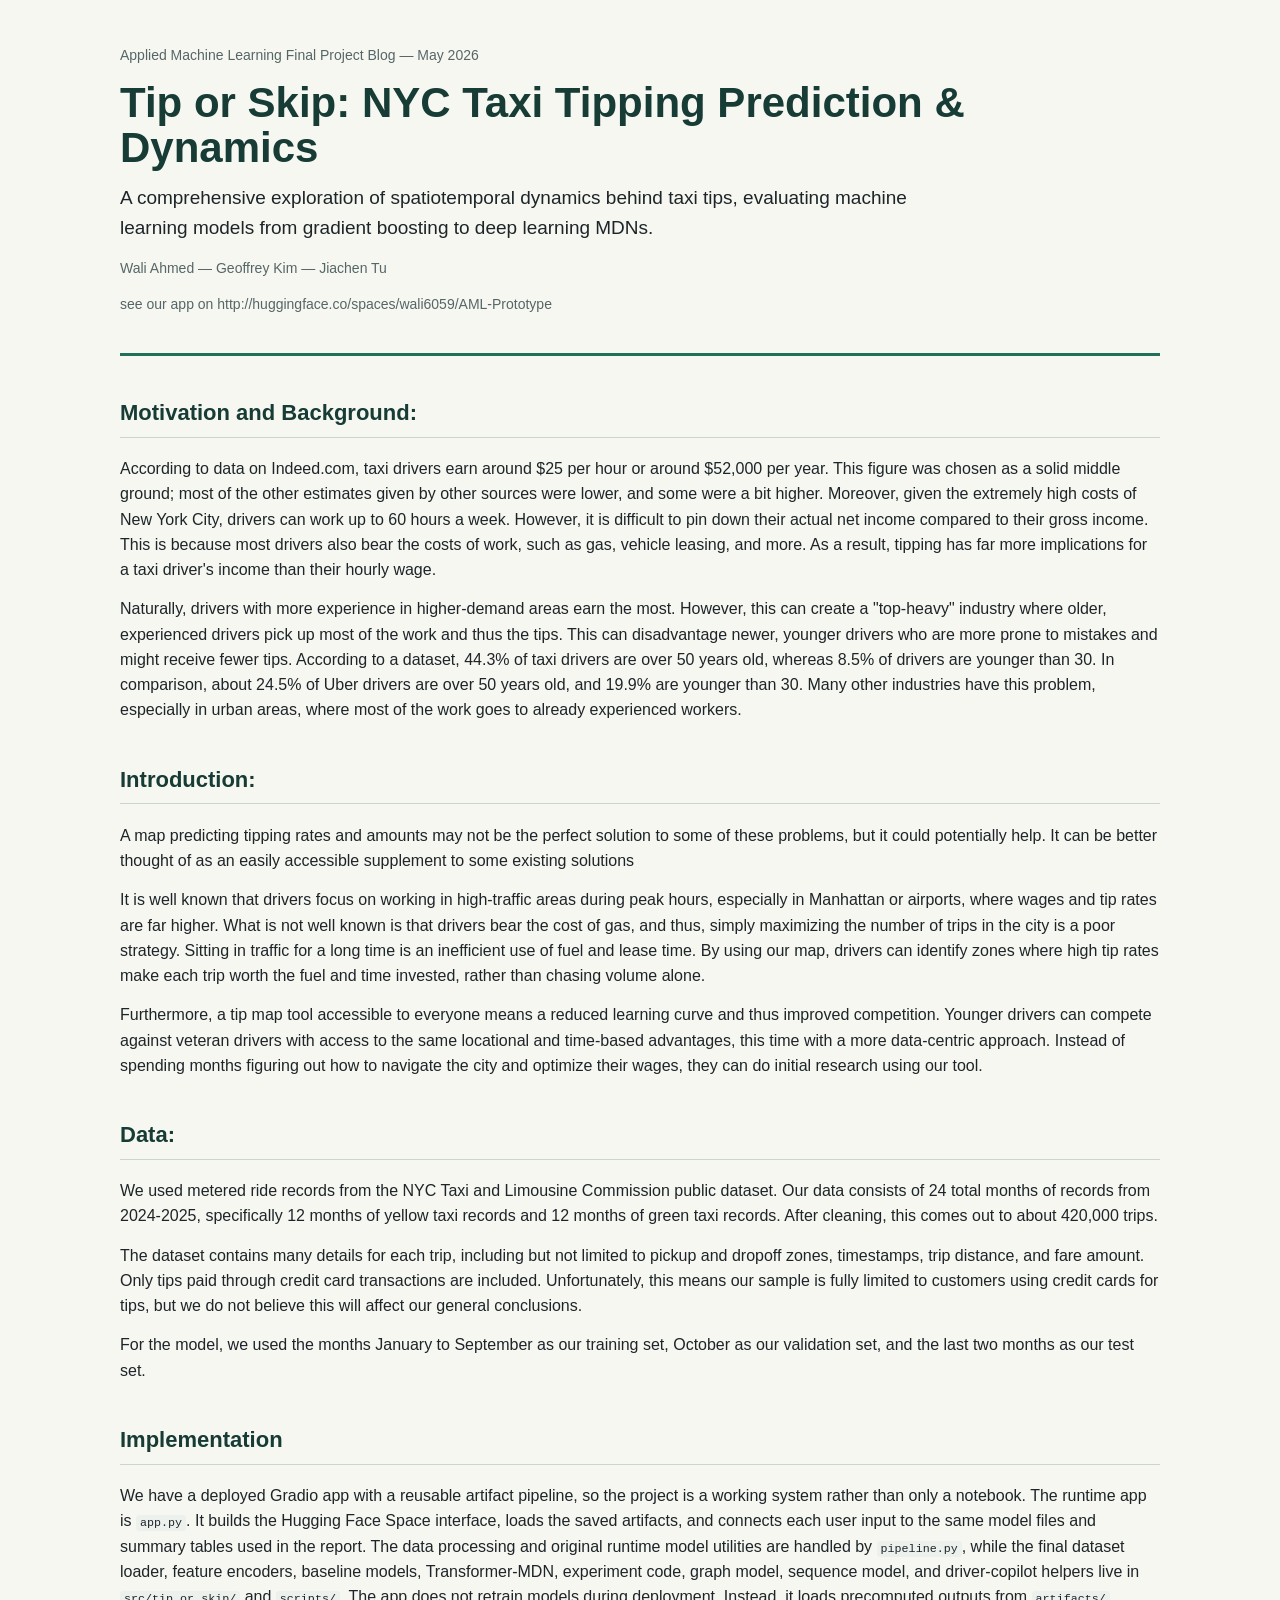
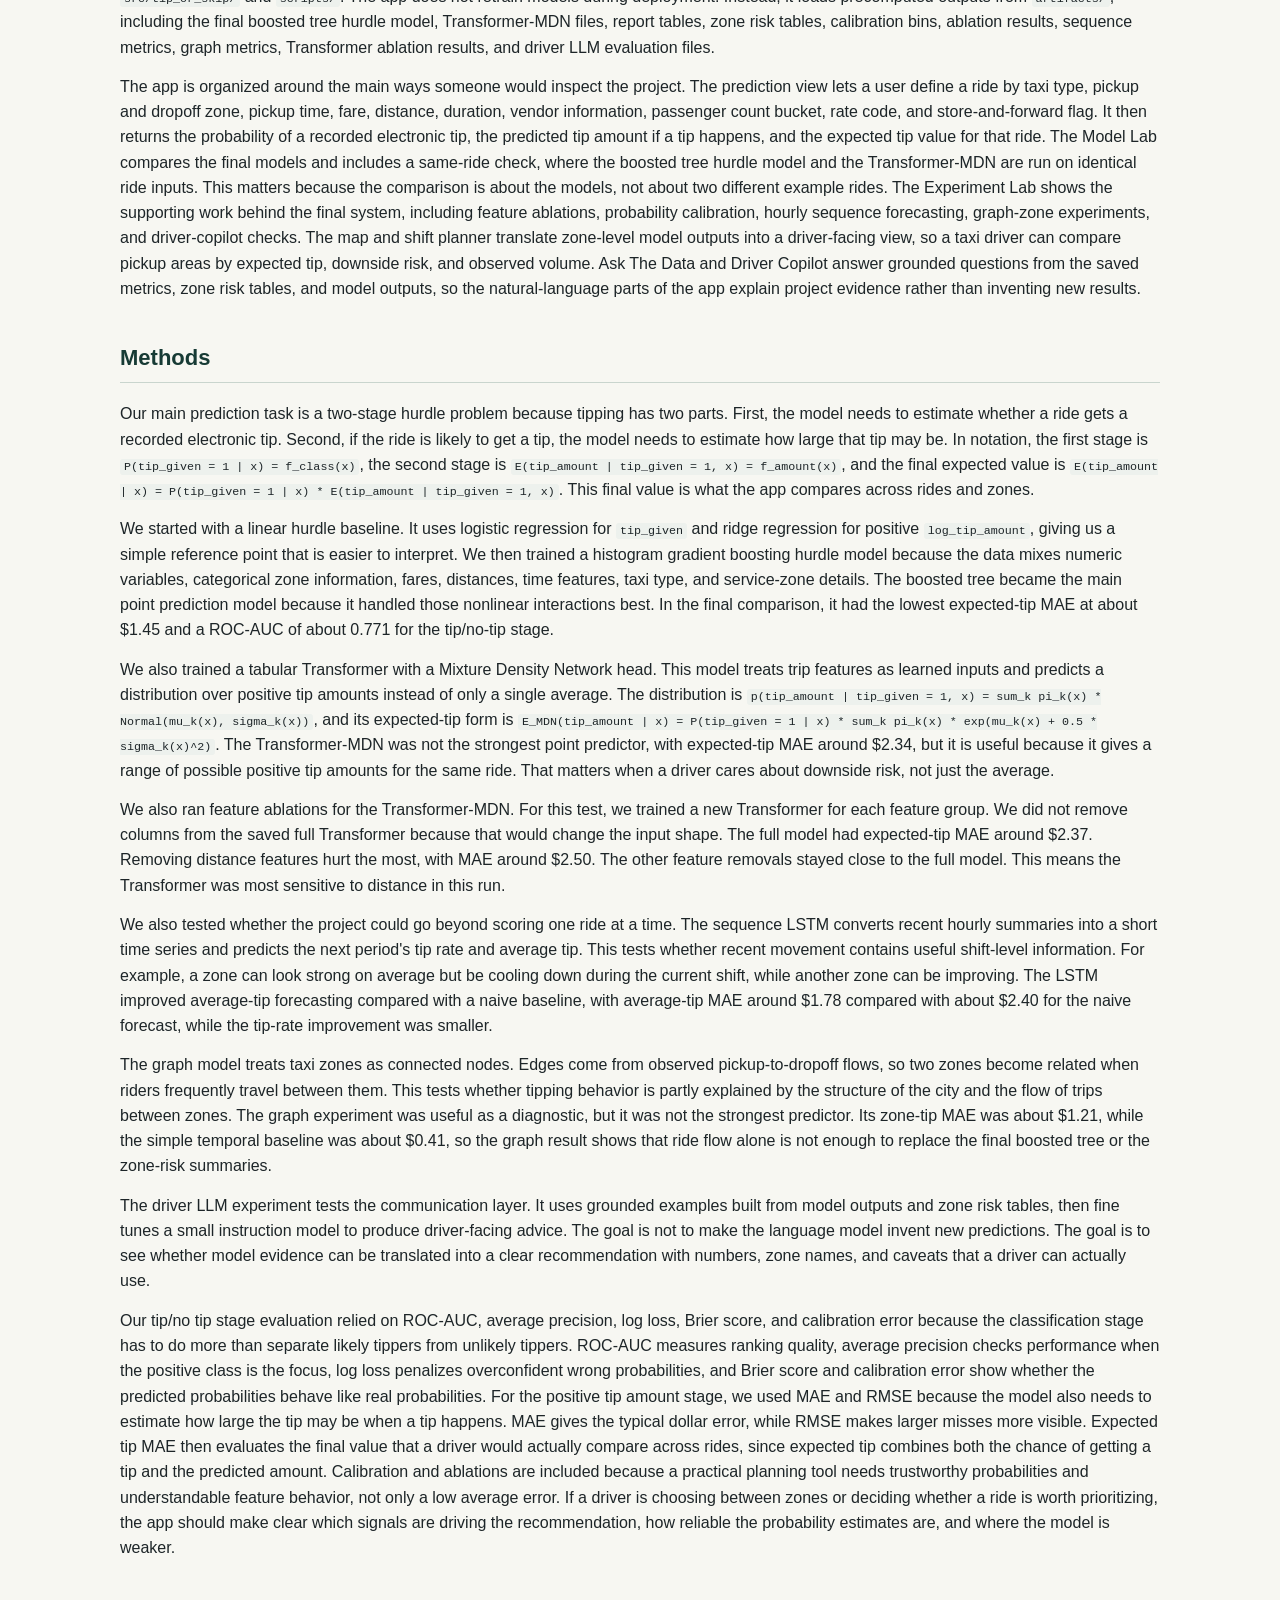
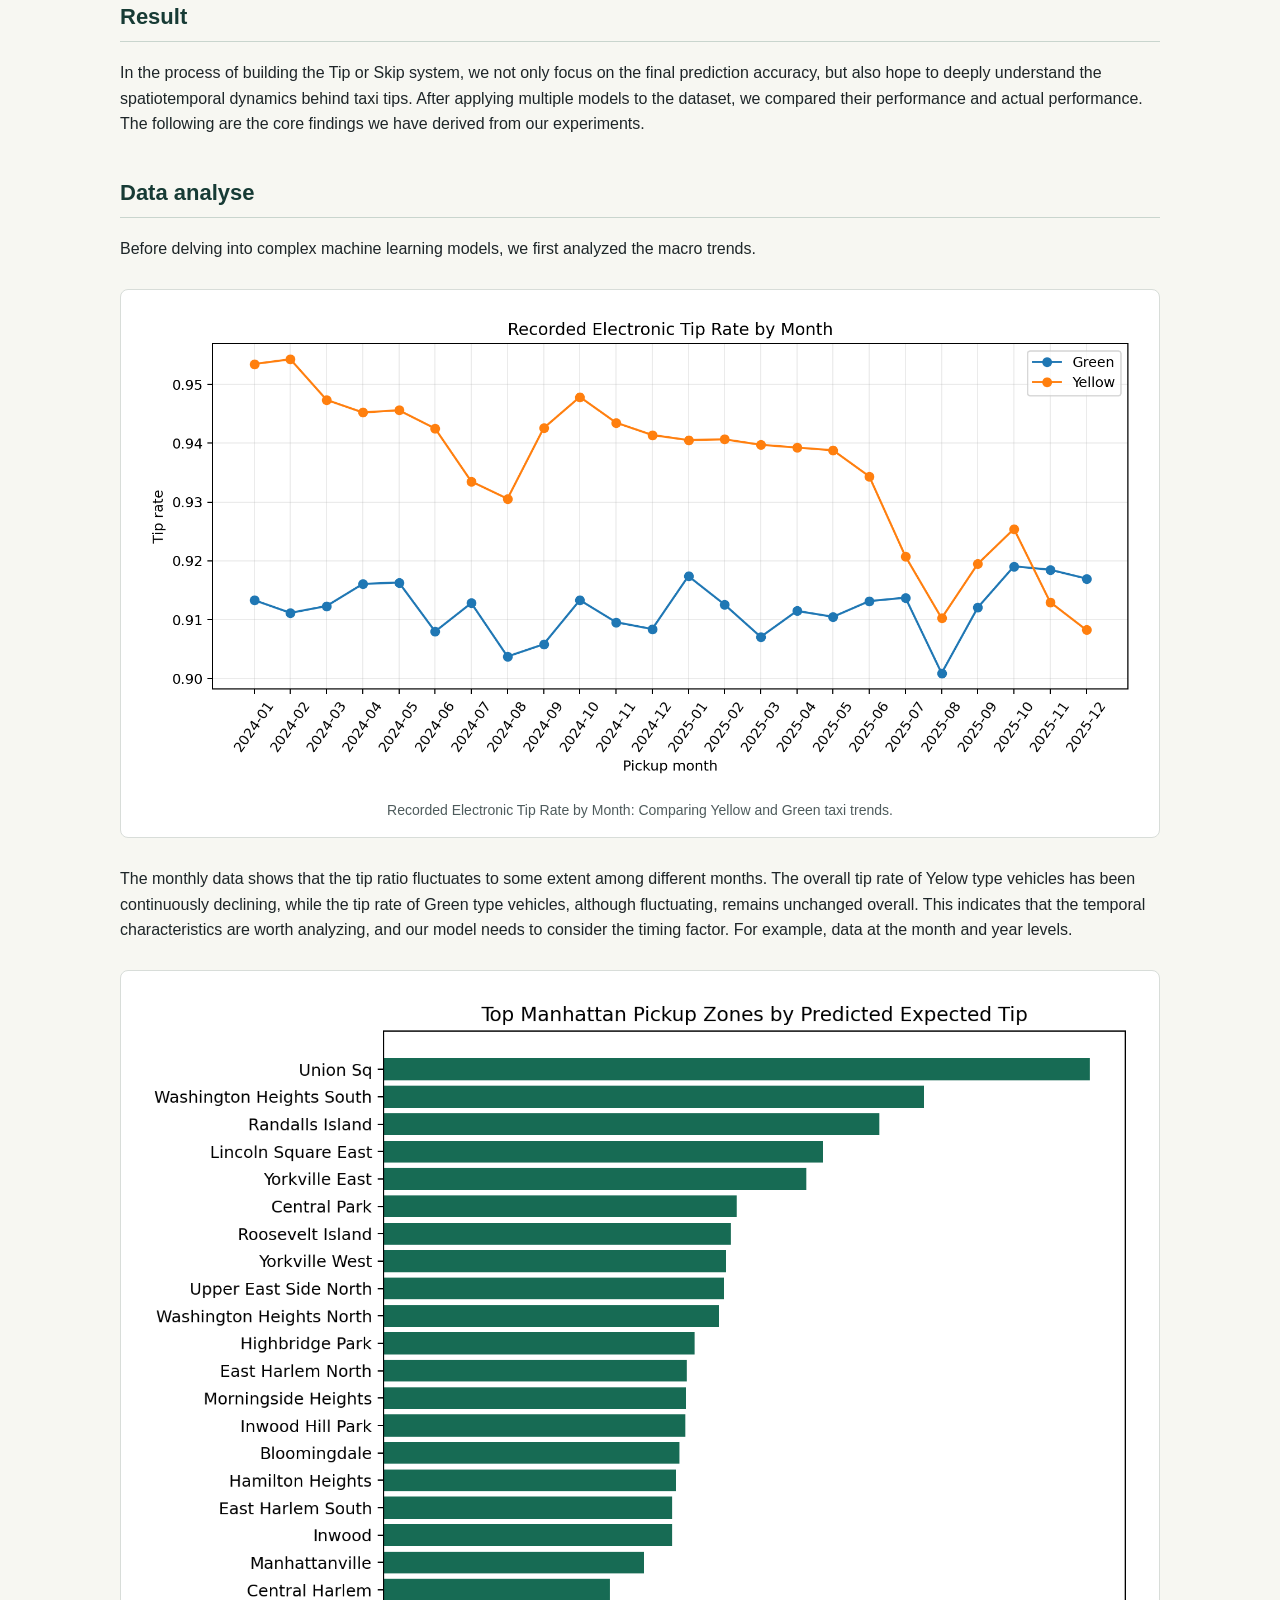
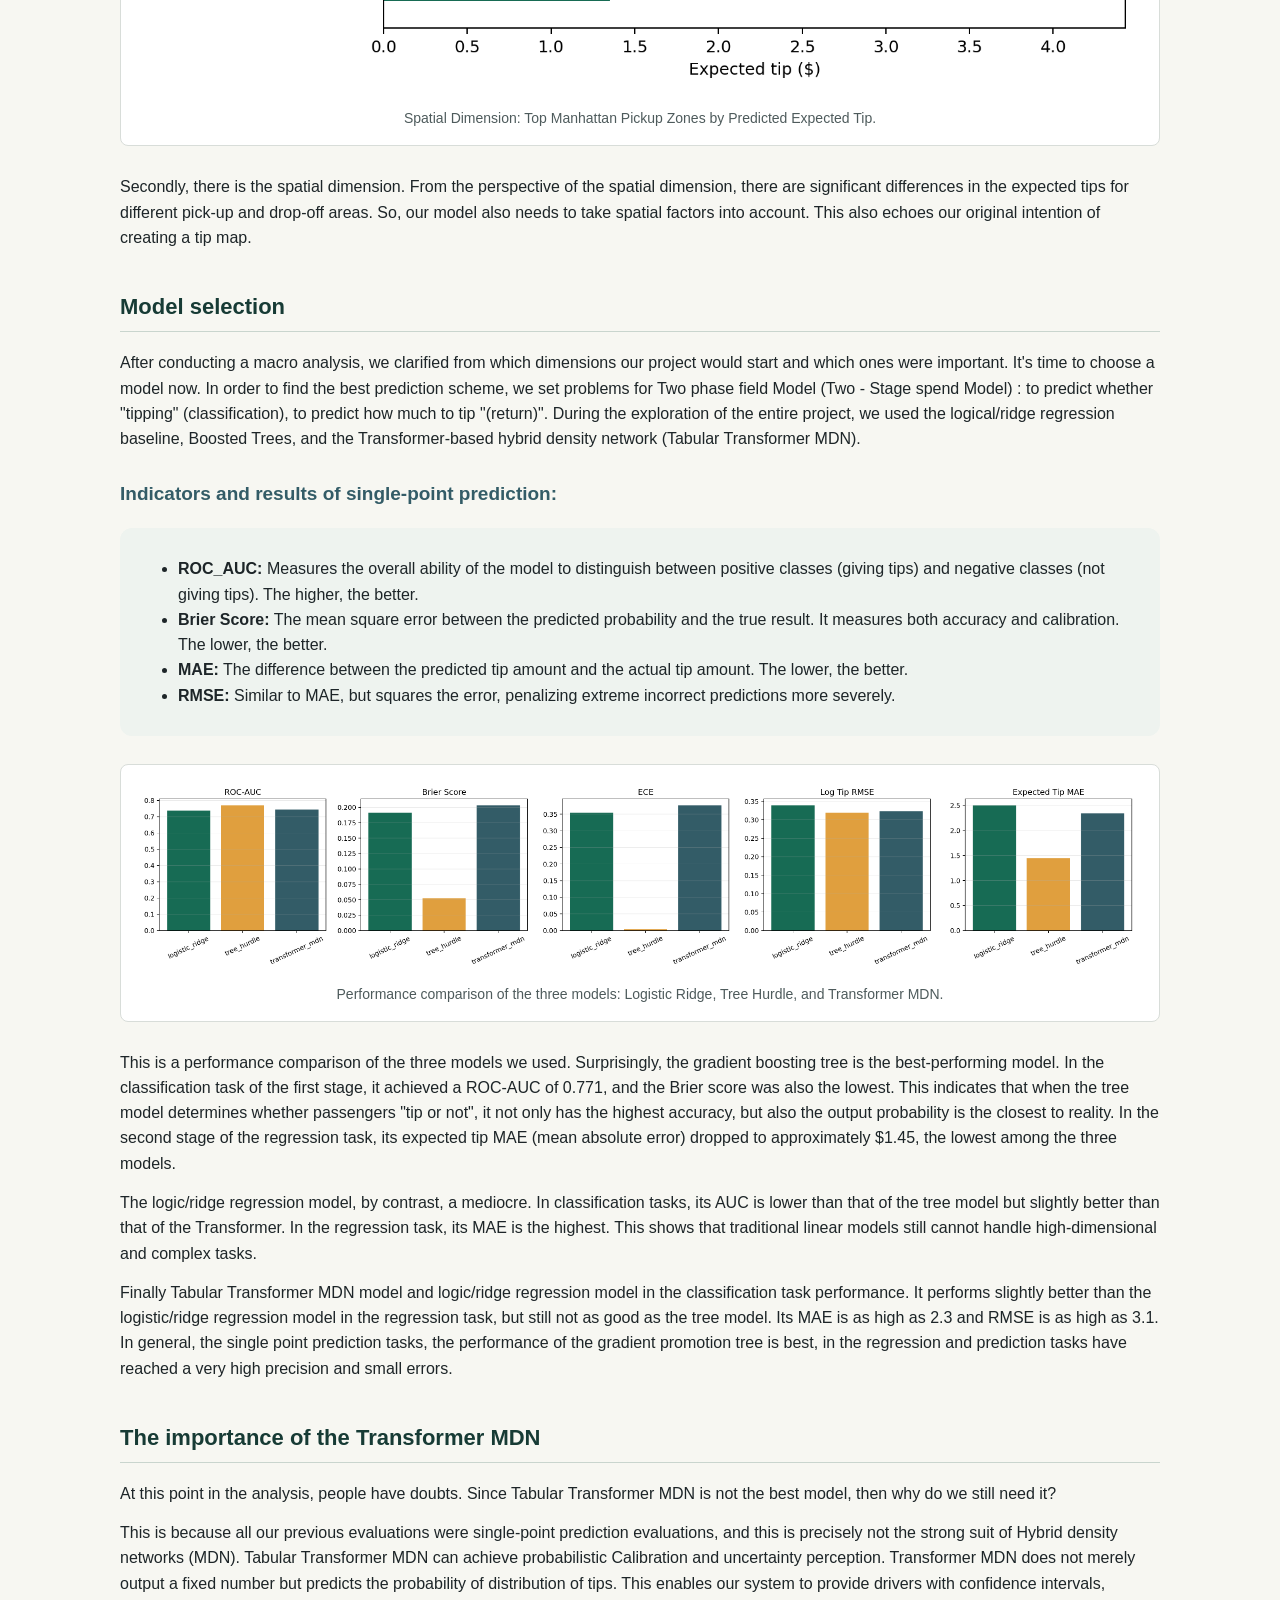
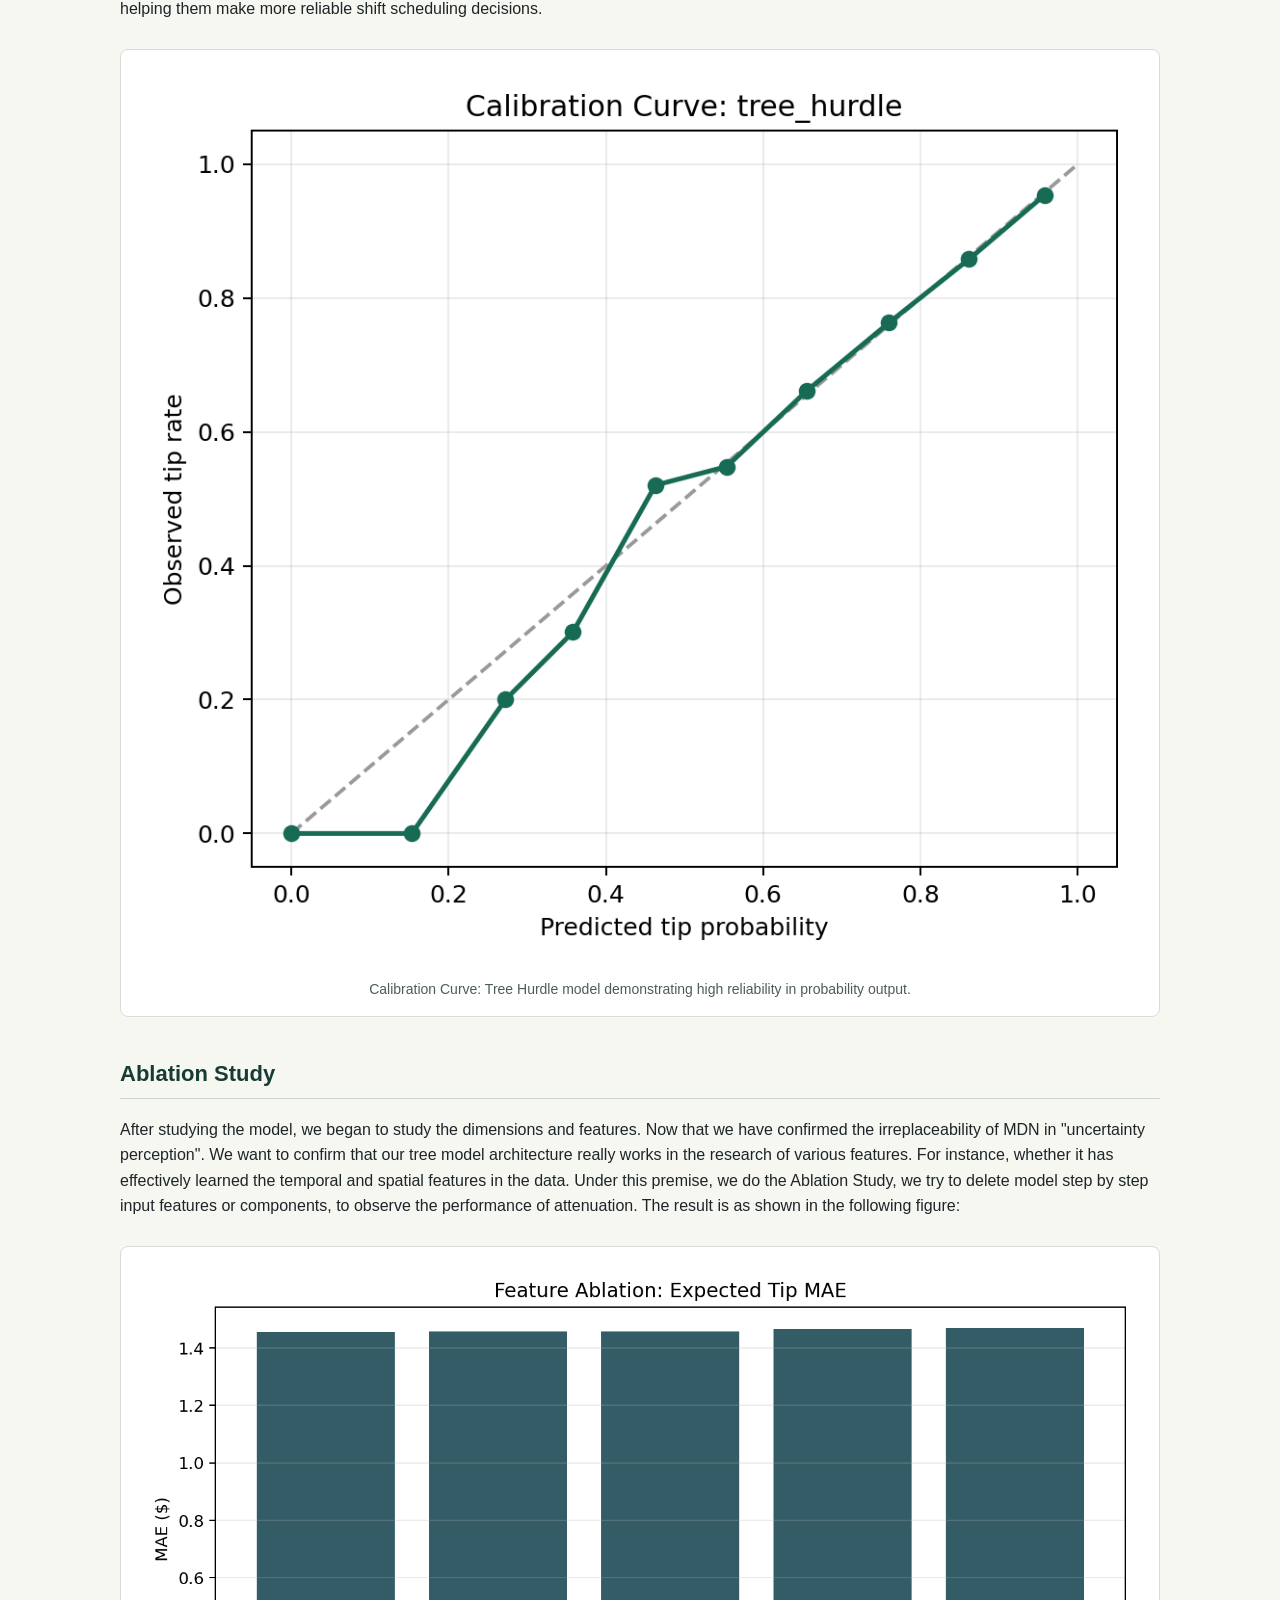
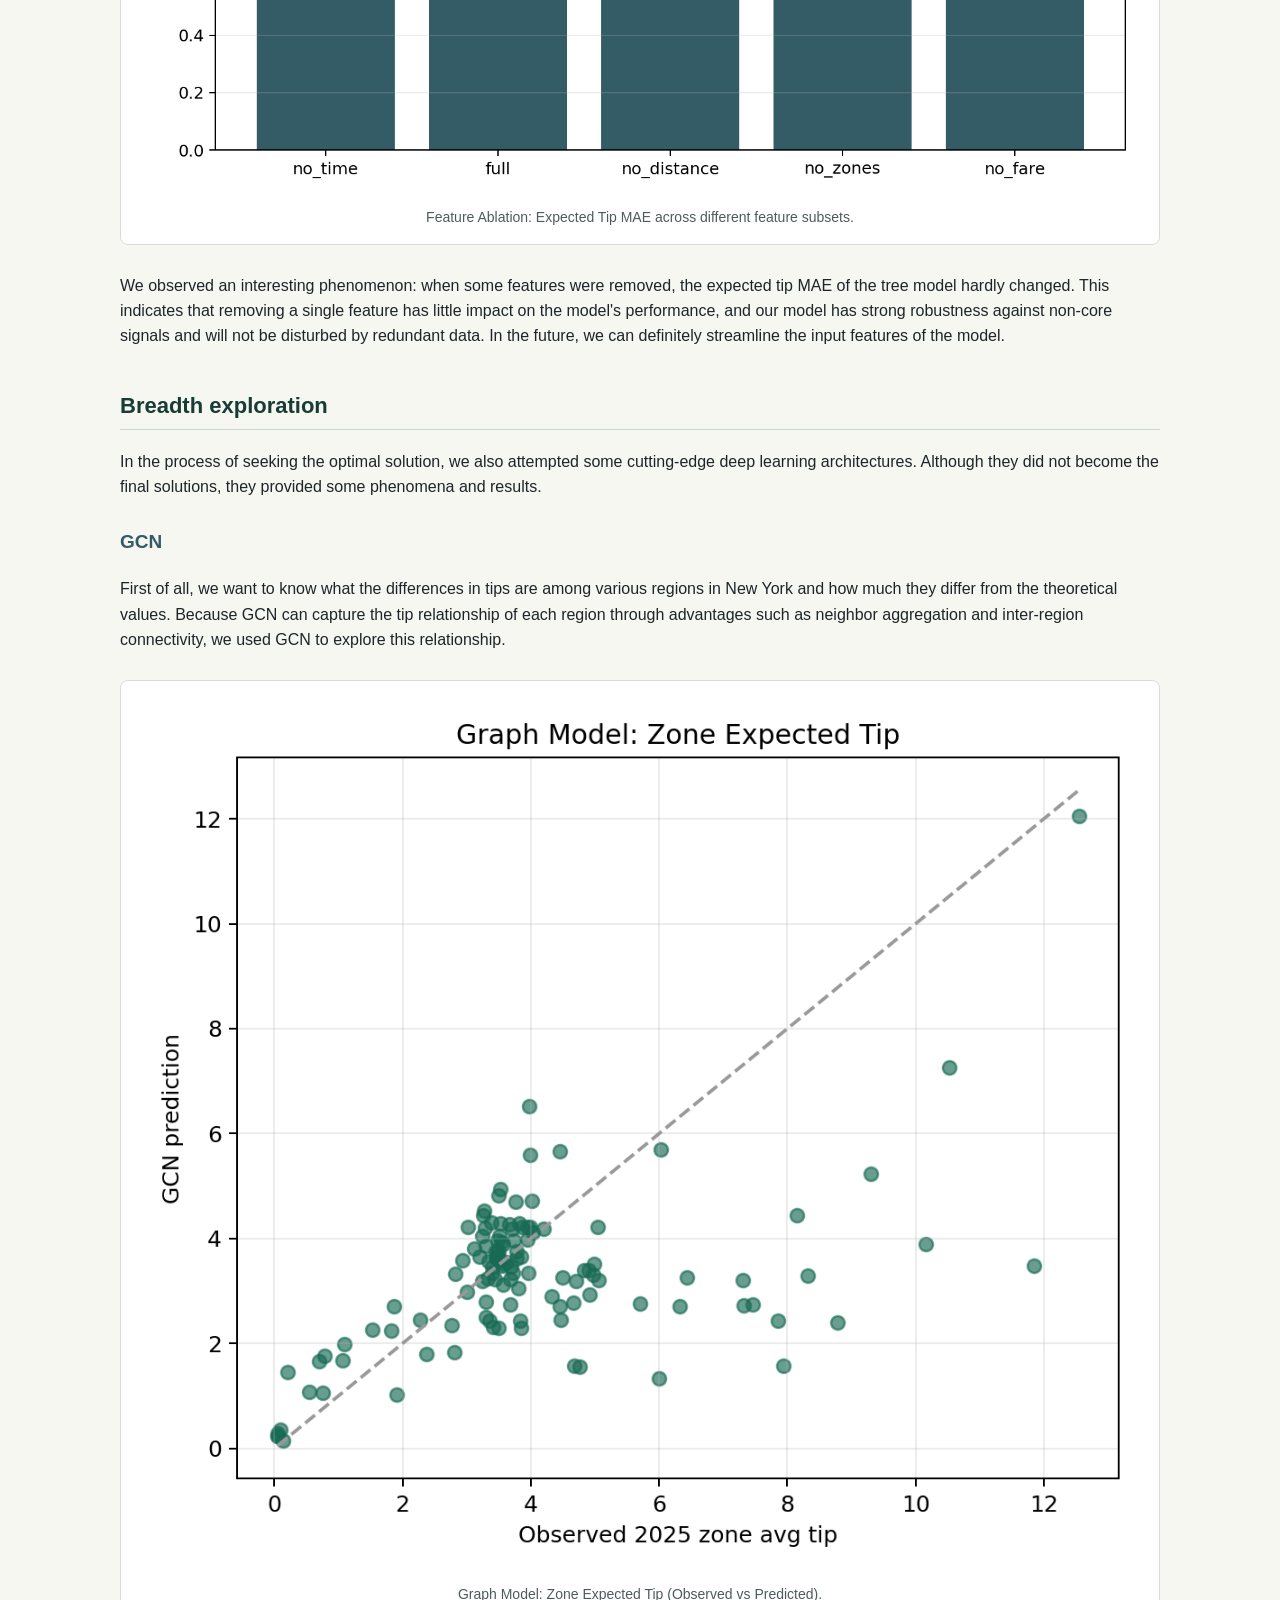
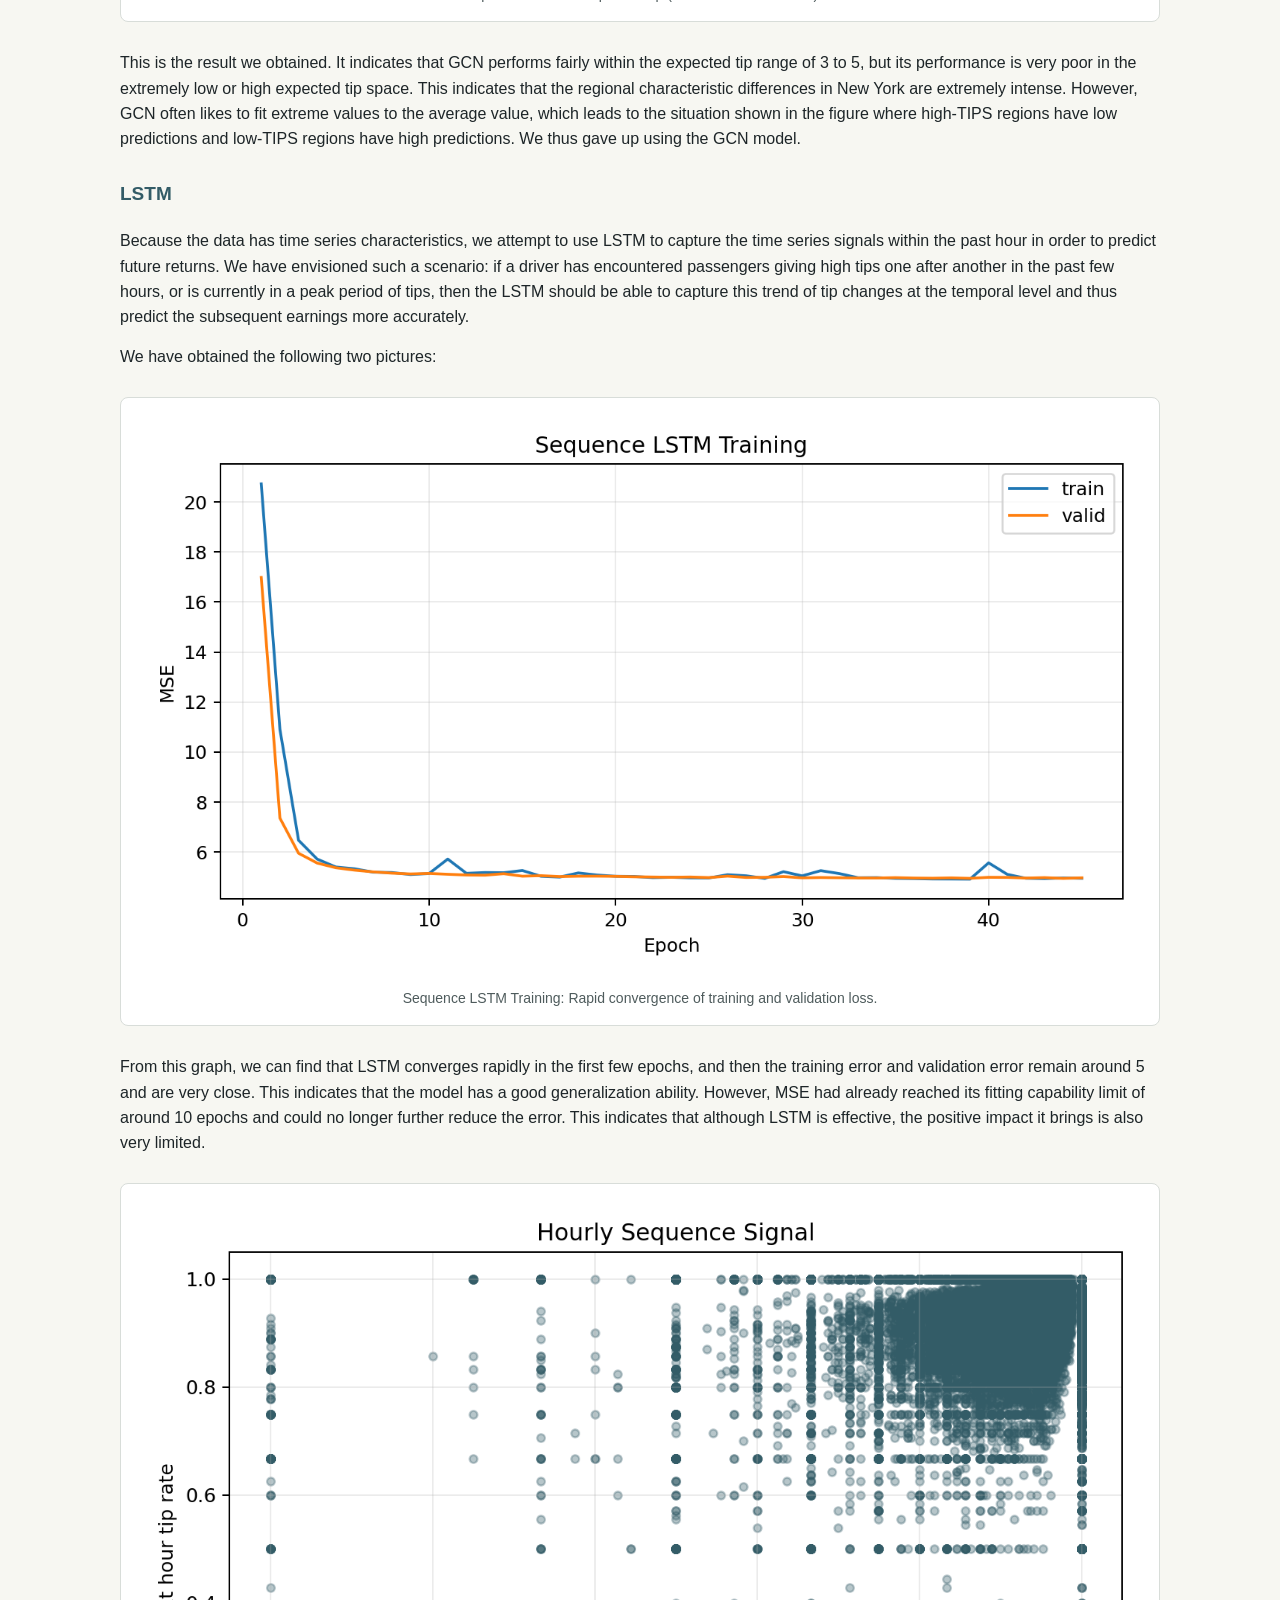
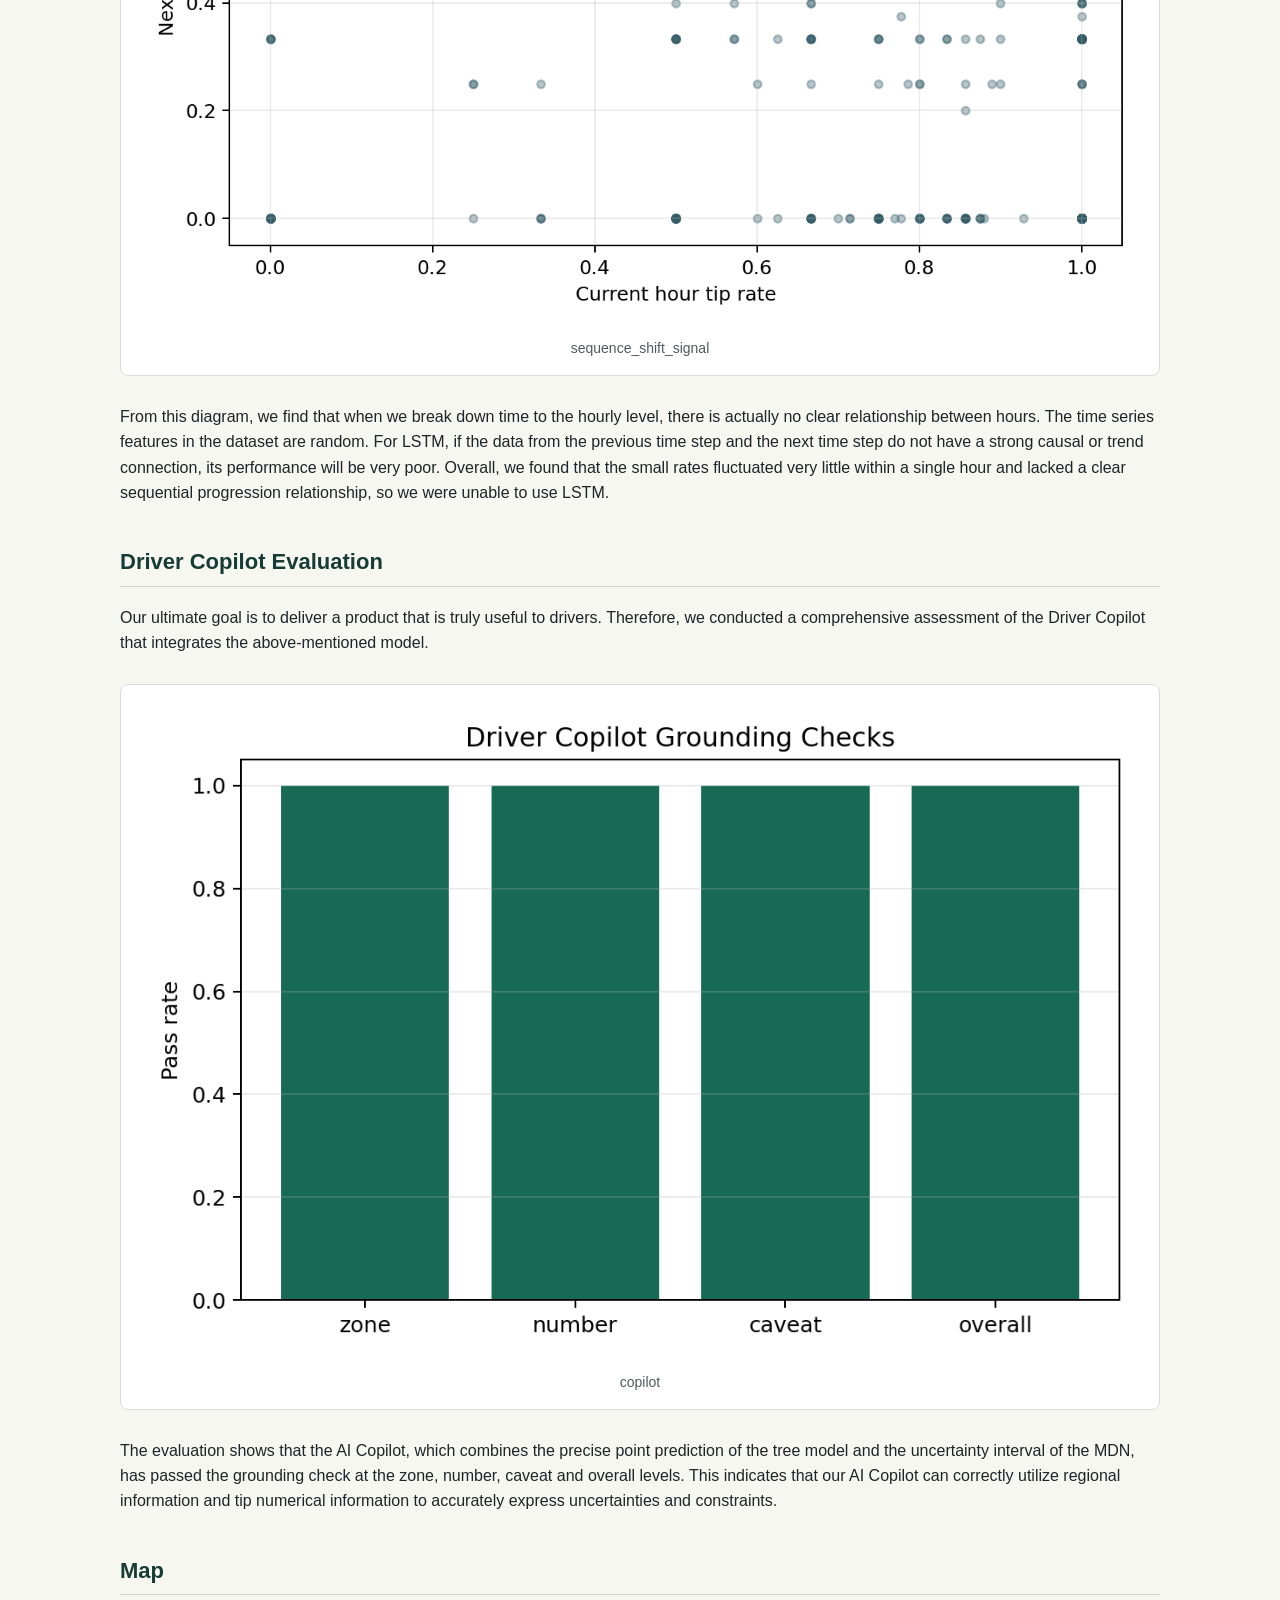
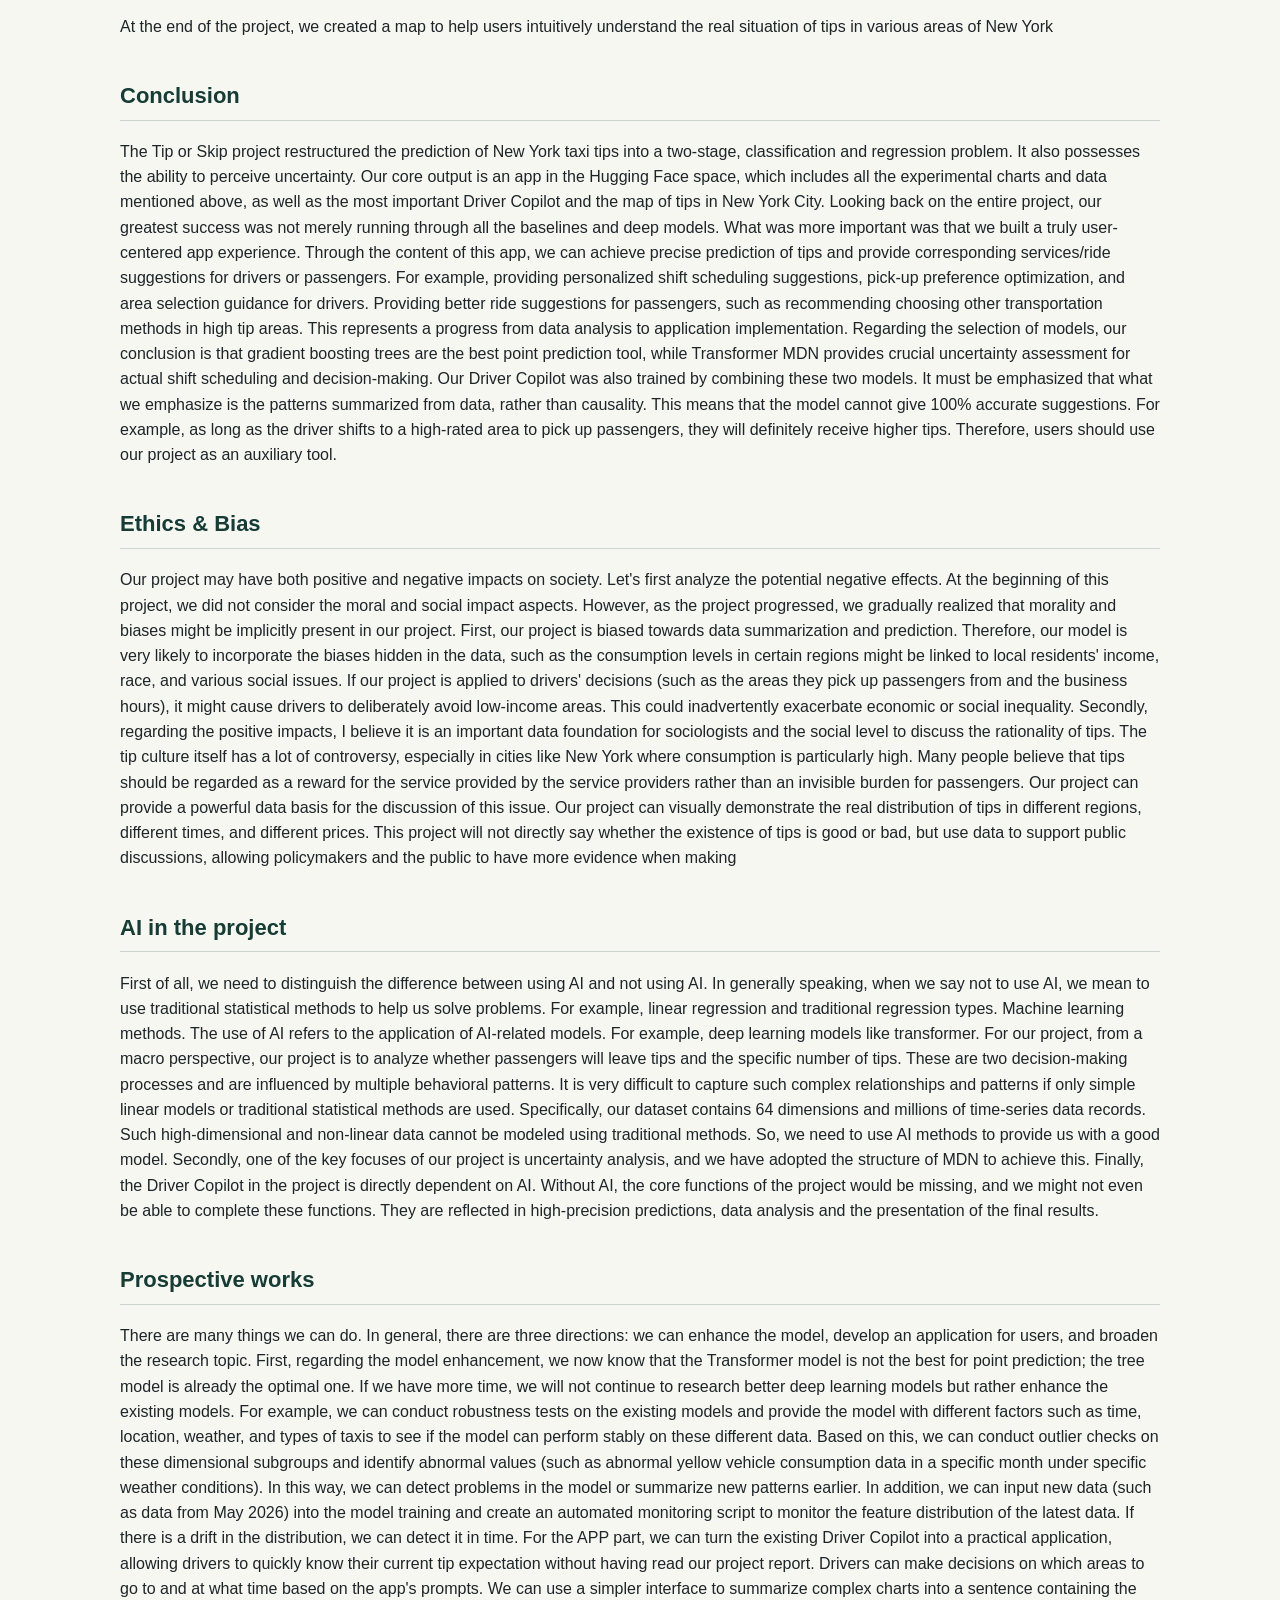
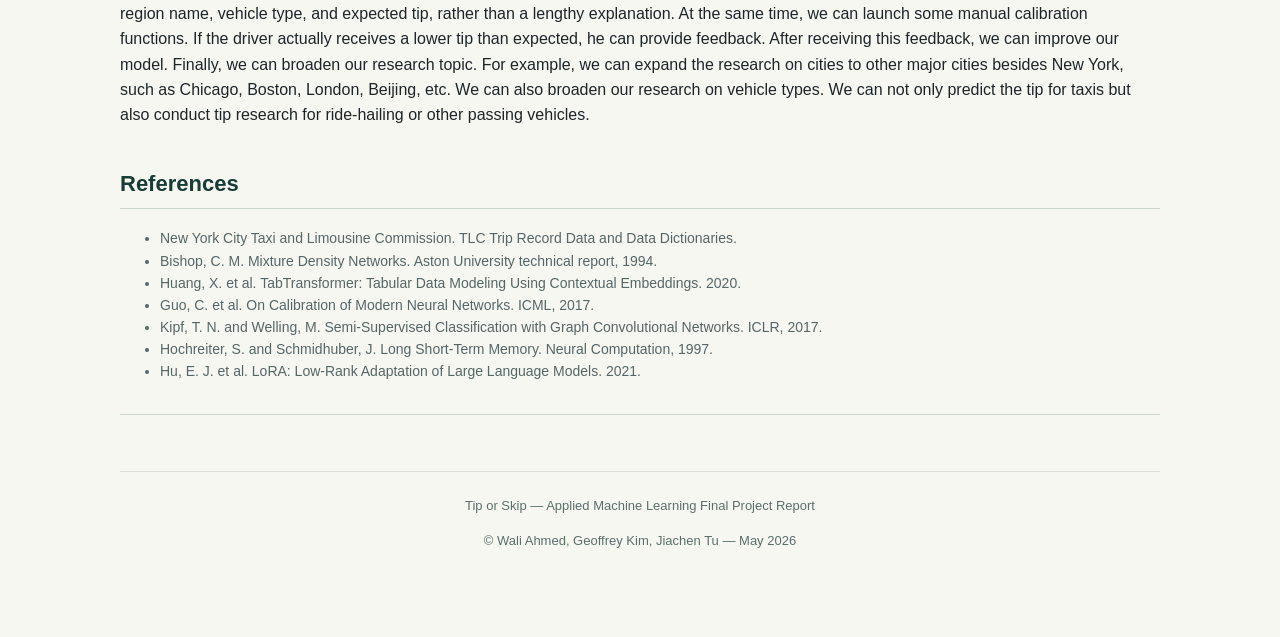
<file: docs/index.html>
<!doctype html>
<html lang="en">
  <head>
    <meta charset="utf-8" />
    <meta name="viewport" content="width=device-width, initial-scale=1" />
    <title>Tip or Skip: NYC Taxi Tipping Prediction – Blog Report</title>
    <style>
      body {
        margin: 0;
        font-family: Arial, Helvetica, sans-serif;
        color: #1d2528;
        background: #f7f7f2;
        line-height: 1.58;
      }
      main {
        max-width: 1040px;
        margin: 0 auto;
        padding: 44px 24px 72px;
      }
      header {
        border-bottom: 3px solid #1f6f5b;
        padding-bottom: 24px;
        margin-bottom: 32px;
      }
      h1 {
        font-size: 42px;
        line-height: 1.08;
        margin: 0 0 12px;
        color: #173b35;
      }
      h2 {
        margin-top: 40px;
        color: #173b35;
        border-bottom: 1px solid #c9d5ce;
        padding-bottom: 6px;
        font-size: 22px;
      }
      h3 {
        color: #335c67;
        margin-top: 28px;
        font-size: 19px;
      }
      .dek {
        font-size: 19px;
        max-width: 820px;
      }
      .meta {
        color: #566;
        font-size: 14px;
      }
      .callout {
        background: #fff;
        border-left: 5px solid #e09f3e;
        padding: 16px 18px;
        margin: 20px 0;
      }
      figure {
        margin: 28px 0;
        background: #fff;
        padding: 16px;
        border: 1px solid #d8ddd9;
        border-radius: 8px;
      }
      figcaption {
        color: #4e5b5c;
        font-size: 14px;
        margin-top: 10px;
        text-align: center;
      }
      img {
        max-width: 100%;
        height: auto;
        display: block;
        margin: 0 auto;
      }
      .data-table {
        width: 100%;
        border-collapse: collapse;
        margin: 16px 0 24px;
        background: #fff;
        font-size: 14px;
        box-shadow: 0 1px 2px rgba(0,0,0,0.05);
      }
      .data-table th,
      .data-table td {
        border-bottom: 1px solid #d8ddd9;
        padding: 8px 10px;
        text-align: left;
      }
      .data-table th {
        background: #e8efe9;
        color: #173b35;
      }
      code {
        background: #edf1ed;
        padding: 1px 4px;
        border-radius: 3px;
        font-size: 0.9em;
      }
      p {
        margin: 0 0 14px;
      }
      .metrics-grid {
        background: #eef3ef;
        padding: 12px 18px;
        border-radius: 12px;
        margin: 18px 0;
      }
      hr {
        margin: 32px 0;
        border: none;
        border-top: 1px solid #c9d5ce;
      }
      footer {
        margin-top: 56px;
        font-size: 13px;
        color: #5b6f6b;
        border-top: 1px solid #d8ddd9;
        padding-top: 24px;
        text-align: center;
      }
    </style>
  </head>
  <body>
    <main>
      <header>
        <p class="meta">Applied Machine Learning Final Project Blog — May 2026</p>
        <h1>Tip or Skip: NYC Taxi Tipping Prediction & Dynamics</h1>
        <p class="dek">
          A comprehensive exploration of spatiotemporal dynamics behind taxi tips, 
          evaluating machine learning models from gradient boosting to deep learning MDNs.
        </p>
        <p class="meta">Wali Ahmed — Geoffrey Kim — Jiachen Tu</p>
        <p class="meta">see our app on http://huggingface.co/spaces/wali6059/AML-Prototype</p>
      </header>
      <section>
        <h2>Motivation and Background:</h2>
        <p>
          According to data on Indeed.com, taxi drivers earn around $25 per hour or around $52,000 per year. This figure was chosen as a solid middle ground; most of the other estimates given by other sources were lower, and some were a bit higher. Moreover, given the extremely high costs of New York City, drivers can work up to 60 hours a week. However, it is difficult to pin down their actual net income compared to their gross income. This is because most drivers also bear the costs of work, such as gas, vehicle leasing, and more. As a result, tipping has far more implications for a taxi driver's income than their hourly wage.
        </p>
        <p>
          Naturally, drivers with more experience in higher-demand areas earn the most. However, this can create a "top-heavy" industry where older, experienced drivers pick up most of the work and thus the tips. This can disadvantage newer, younger drivers who are more prone to mistakes and might receive fewer tips. According to a dataset, 44.3% of taxi drivers are over 50 years old, whereas 8.5% of drivers are younger than 30. In comparison, about 24.5% of Uber drivers are over 50 years old, and 19.9% are younger than 30. Many other industries have this problem, especially in urban areas, where most of the work goes to already experienced workers.
        </p>
      </section>

      <section>
        <h2>Introduction:</h2>
        <p>
          A map predicting tipping rates and amounts may not be the perfect solution to some of these problems, but it could potentially help. It can be better thought of as an easily accessible supplement to some existing solutions
        </p>
        <p>
          It is well known that drivers focus on working in high-traffic areas during peak hours, especially in Manhattan or airports, where wages and tip rates are far higher. What is not well known is that drivers bear the cost of gas, and thus, simply maximizing the number of trips in the city is a poor strategy. Sitting in traffic for a long time is an inefficient use of fuel and lease time. By using our map, drivers can identify zones where high tip rates make each trip worth the fuel and time invested, rather than chasing volume alone.
        </p>
        <p>
          Furthermore, a tip map tool accessible to everyone means a reduced learning curve and thus improved competition. Younger drivers can compete against veteran drivers with access to the same locational and time-based advantages, this time with a more data-centric approach. Instead of spending months figuring out how to navigate the city and optimize their wages, they can do initial research using our tool.
        </p>
      </section>

      <section>
        <h2>Data:</h2>
        <p>
          We used metered ride records from the NYC Taxi and Limousine Commission public dataset. Our data consists of 24 total months of records from 2024-2025, specifically 12 months of yellow taxi records and 12 months of green taxi records. After cleaning, this comes out to about 420,000 trips.
        </p>
        <p>
          The dataset contains many details for each trip, including but not limited to pickup and dropoff zones, timestamps, trip distance, and fare amount. Only tips paid through credit card transactions are included. Unfortunately, this means our sample is fully limited to customers using credit cards for tips, but we do not believe this will affect our general conclusions.
        </p>
        <p>
          For the model, we used the months January to September as our training set, October as our validation set, and the last two months as our test set.
        </p>
      </section>
            <section>
        <h2>Implementation</h2>
        <p>
          We have a deployed Gradio app with a reusable artifact pipeline, so
          the project is a working system rather than only a notebook. The
          runtime app is <code>app.py</code>. It builds the Hugging Face Space
          interface, loads the saved artifacts, and connects each user input to
          the same model files and summary tables used in the report. The data
          processing and original runtime model utilities are handled by
          <code>pipeline.py</code>, while the final dataset loader, feature
          encoders, baseline models, Transformer-MDN, experiment code, graph
          model, sequence model, and driver-copilot helpers live in
          <code>src/tip_or_skip/</code> and <code>scripts/</code>. The app does
          not retrain models during deployment. Instead, it loads precomputed
          outputs from <code>artifacts/</code>, including the final boosted tree
          hurdle model, Transformer-MDN files, report tables, zone risk tables,
          calibration bins, ablation results, sequence metrics, graph metrics,
          Transformer ablation results, and driver LLM evaluation files.
        </p>
        <p>
          The app is organized around the main ways someone would inspect the
          project. The prediction view lets a user define a ride by taxi type,
          pickup and dropoff zone, pickup time, fare, distance, duration, vendor
          information, passenger count bucket, rate code, and store-and-forward
          flag. It then returns the probability of a recorded electronic tip,
          the predicted tip amount if a tip happens, and the expected tip value
          for that ride. The Model Lab compares the final models and includes a
          same-ride check, where the boosted tree hurdle model and the
          Transformer-MDN are run on identical ride inputs. This matters because
          the comparison is about the models, not about two different example
          rides. The Experiment Lab shows the supporting work behind the final
          system, including feature ablations, probability calibration, hourly
          sequence forecasting, graph-zone experiments, and driver-copilot
          checks. The map and shift planner translate zone-level model outputs
          into a driver-facing view, so a taxi driver can compare pickup areas
          by expected tip, downside risk, and observed volume. Ask The Data and
          Driver Copilot answer grounded questions from the saved metrics, zone
          risk tables, and model outputs, so the natural-language parts of the
          app explain project evidence rather than inventing new results.
        </p>
      </section>

      <section>
        <h2>Methods</h2>
        <p>
          Our main prediction task is a two-stage hurdle problem because tipping
          has two parts. First, the model needs to estimate whether a ride gets
          a recorded electronic tip. Second, if the ride is likely to get a tip,
          the model needs to estimate how large that tip may be. In notation,
          the first stage is <code>P(tip_given = 1 | x) = f_class(x)</code>,
          the second stage is
          <code>E(tip_amount | tip_given = 1, x) = f_amount(x)</code>, and the
          final expected value is
          <code
            >E(tip_amount | x) = P(tip_given = 1 | x) * E(tip_amount | tip_given
            = 1, x)</code
          >. This final value is what the app compares across rides and zones.
        </p>
        <p>
          We started with a linear hurdle baseline. It uses logistic regression
          for <code>tip_given</code> and ridge regression for positive
          <code>log_tip_amount</code>, giving us a simple reference point that
          is easier to interpret. We then trained a histogram gradient boosting
          hurdle model because the data mixes numeric variables, categorical
          zone information, fares, distances, time features, taxi type, and
          service-zone details. The boosted tree became the main point
          prediction model because it handled those nonlinear interactions best.
          In the final comparison, it had the lowest expected-tip MAE at about
          $1.45 and a ROC-AUC of about 0.771 for the tip/no-tip stage.
        </p>
        <p>
          We also trained a tabular Transformer with a Mixture Density Network
          head. This model treats trip features as learned inputs and predicts a
          distribution over positive tip amounts instead of only a single
          average. The distribution is
          <code
            >p(tip_amount | tip_given = 1, x) = sum_k pi_k(x) * Normal(mu_k(x),
            sigma_k(x))</code
          >, and its expected-tip form is
          <code
            >E_MDN(tip_amount | x) = P(tip_given = 1 | x) * sum_k pi_k(x) *
            exp(mu_k(x) + 0.5 * sigma_k(x)^2)</code
          >. The Transformer-MDN was not the strongest point predictor, with
          expected-tip MAE around $2.34, but it is useful because it gives a
          range of possible positive tip amounts for the same ride. That matters
          when a driver cares about downside risk, not just the average.
        </p>
        <p>
          We also ran feature ablations for the Transformer-MDN. For this test,
          we trained a new Transformer for each feature group. We did not remove
          columns from the saved full Transformer because that would change the
          input shape. The full model had expected-tip MAE around $2.37. Removing
          distance features hurt the most, with MAE around $2.50. The other
          feature removals stayed close to the full model. This means the
          Transformer was most sensitive to distance in this run.
        </p>
        <p>
          We also tested whether the project could go beyond scoring one ride
          at a time. The sequence LSTM converts recent hourly summaries into a
          short time series and predicts the next period's tip rate and average
          tip. This tests whether recent movement contains useful shift-level
          information. For example, a zone can look strong on average but be
          cooling down during the current shift, while another zone can be
          improving. The LSTM improved average-tip forecasting compared with a
          naive baseline, with average-tip MAE around $1.78 compared with about
          $2.40 for the naive forecast, while the tip-rate improvement was
          smaller.
        </p>
        <p>
          The graph model treats taxi zones as connected nodes. Edges come from
          observed pickup-to-dropoff flows, so two zones become related when
          riders frequently travel between them. This tests whether tipping
          behavior is partly explained by the structure of the city and the flow
          of trips between zones. The graph experiment was useful as a
          diagnostic, but it was not the strongest predictor. Its zone-tip MAE
          was about $1.21, while the simple temporal baseline was about $0.41,
          so the graph result shows that ride flow alone is not enough to
          replace the final boosted tree or the zone-risk summaries.
        </p>
        <p>
          The driver LLM experiment tests the communication layer. It uses
          grounded examples built from model outputs and zone risk tables, then
          fine tunes a small instruction model to produce driver-facing advice.
          The goal is not to make the language model invent new predictions. The
          goal is to see whether model evidence can be translated into a clear
          recommendation with numbers, zone names, and caveats that a driver can
          actually use.
        </p>

        <p>
          Our tip/no tip stage evaluation relied on ROC-AUC, average precision,
          log loss, Brier score, and calibration error because the
          classification stage has to do more than separate likely tippers from
          unlikely tippers. ROC-AUC measures ranking quality, average precision
          checks performance when the positive class is the focus, log loss
          penalizes overconfident wrong probabilities, and Brier score and
          calibration error show whether the predicted probabilities behave like
          real probabilities. For the positive tip amount stage, we used MAE and
          RMSE because the model also needs to estimate how large the tip may be
          when a tip happens. MAE gives the typical dollar error, while RMSE
          makes larger misses more visible. Expected tip MAE then evaluates the
          final value that a driver would actually compare across rides, since
          expected tip combines both the chance of getting a tip and the
          predicted amount. Calibration and ablations are included because a
          practical planning tool needs trustworthy probabilities and
          understandable feature behavior, not only a low average error. If a
          driver is choosing between zones or deciding whether a ride is worth
          prioritizing, the app should make clear which signals are driving the
          recommendation, how reliable the probability estimates are, and where
          the model is weaker.
        </p>
      </section>


      <section>
        <h2>Result</h2>
        <p>
          In the process of building the Tip or Skip system, we not only focus on the final prediction accuracy, but also hope to deeply understand the spatiotemporal dynamics behind taxi tips. After applying multiple models to the dataset, we compared their performance and actual performance. The following are the core findings we have derived from our experiments.
        </p>
      </section>

      <section>
        <h2>Data analyse</h2>
        <p>
          Before delving into complex machine learning models, we first analyzed the macro trends.
        </p>
        
        <figure>
          <img src="figures/monthly_tip_rate.png" alt="Monthly tip rate">
          <figcaption>Recorded Electronic Tip Rate by Month: Comparing Yellow and Green taxi trends.</figcaption>
        </figure>

        <p>
          The monthly data shows that the tip ratio fluctuates to some extent among different months. The overall tip rate of Yelow type vehicles has been continuously declining, while the tip rate of Green type vehicles, although fluctuating, remains unchanged overall. This indicates that the temporal characteristics are worth analyzing, and our model needs to consider the timing factor. For example, data at the month and year levels.
        </p>

        <figure>
          <img src="figures/top_zone_expected_tip.png" alt="Spatial dimension">
          <figcaption>Spatial Dimension: Top Manhattan Pickup Zones by Predicted Expected Tip.</figcaption>
        </figure>

        <p>
          Secondly, there is the spatial dimension. From the perspective of the spatial dimension, 
          there are significant differences in the expected tips for different pick-up and drop-off areas. 
          So, our model also needs to take spatial factors into account. 
          This also echoes our original intention of creating a tip map.
        </p>
      </section>

      <section>
        <h2>Model selection</h2>
        <p>
          After conducting a macro analysis, we clarified from which dimensions our project would start and which ones were important. It's time to choose a model now. In order to find the best prediction scheme, we set problems for Two phase field Model (Two - Stage spend Model) : to predict whether "tipping" (classification), to predict how much to tip "(return)". During the exploration of the entire project, we used the logical/ridge regression baseline, Boosted Trees, and the Transformer-based hybrid density network (Tabular Transformer MDN).
        </p>
        
        <h3>Indicators and results of single-point prediction:</h3>
        <div class="metrics-grid">
          <ul>
            <li><strong>ROC_AUC:</strong> Measures the overall ability of the model to distinguish between positive classes (giving tips) and negative classes (not giving tips). The higher, the better.</li>
            <li><strong>Brier Score:</strong> The mean square error between the predicted probability and the true result. It measures both accuracy and calibration. The lower, the better.</li>
            <li><strong>MAE:</strong> The difference between the predicted tip amount and the actual tip amount. The lower, the better.</li>
            <li><strong>RMSE:</strong> Similar to MAE, but squares the error, penalizing extreme incorrect predictions more severely.</li>
          </ul>
        </div>

        <figure>
          <img src="figures/model_comparison.png" alt="Performance comparison">
          <figcaption>Performance comparison of the three models: Logistic Ridge, Tree Hurdle, and Transformer MDN.</figcaption>
        </figure>

        <p>
          This is a performance comparison of the three models we used. Surprisingly, the gradient boosting tree is the best-performing model. In the classification task of the first stage, it achieved a ROC-AUC of 0.771, and the Brier score was also the lowest. This indicates that when the tree model determines whether passengers "tip or not", it not only has the highest accuracy, but also the output probability is the closest to reality. In the second stage of the regression task, its expected tip MAE (mean absolute error) dropped to approximately $1.45, the lowest among the three models.
        </p>
        <p>
          The logic/ridge regression model, by contrast, a mediocre. In classification tasks, its AUC is lower than that of the tree model but slightly better than that of the Transformer. In the regression task, its MAE is the highest. This shows that traditional linear models still cannot handle high-dimensional and complex tasks.
        </p>
        <p>
          Finally Tabular Transformer MDN model and logic/ridge regression model in the classification task performance. It performs slightly better than the logistic/ridge regression model in the regression task, but still not as good as the tree model. Its MAE is as high as 2.3 and RMSE is as high as 3.1.
          In general, the single point prediction tasks, the performance of the gradient promotion tree is best, in the regression and prediction tasks have reached a very high precision and small errors.
        </p>
      </section>

      <section>
        <h2>The importance of the Transformer MDN</h2>
        <p>
          At this point in the analysis, people have doubts. Since Tabular Transformer MDN is not 
          the best model, then why do we still need it?
        </p>
        <p>
          This is because all our previous evaluations were single-point prediction evaluations, and this is precisely not the strong suit of Hybrid density networks (MDN). Tabular Transformer MDN can achieve probabilistic Calibration and uncertainty perception. Transformer MDN does not merely output a fixed number but predicts the probability of distribution of tips. This enables our system to provide drivers with confidence intervals, helping them make more reliable shift scheduling decisions.
        </p>

        <figure>
          <img src="figures/calibration_curve.png" alt="Calibration Curve">
          <figcaption>Calibration Curve: Tree Hurdle model demonstrating high reliability in probability output.</figcaption>
        </figure>
      </section>

      <section>
        <h2>Ablation Study</h2>
        <p>
          After studying the model, we began to study the dimensions and features. Now that we have confirmed the irreplaceability of MDN in "uncertainty perception". We want to confirm that our tree model architecture really works in the research of various features. For instance, whether it has effectively learned the temporal and spatial features in the data. Under this premise, we do the Ablation Study, we try to delete model step by step input features or components, to observe the performance of attenuation. The result is as shown in the following figure:
        </p>

        <figure>
          <img src="figures/ablation_expected_tip_mae.png" alt="Feature Ablation">
          <figcaption>Feature Ablation: Expected Tip MAE across different feature subsets.</figcaption>
        </figure>

        <p>
          We observed an interesting phenomenon: when some features were removed, the expected tip MAE of the tree model hardly changed. This indicates that removing a single feature has little impact on the model's performance, and our model has strong robustness against non-core signals and will not be disturbed by redundant data. In the future, we can definitely streamline the input features of the model.
        </p>
      </section>

      <section>
        <h2>Breadth exploration</h2>
        <p>
          In the process of seeking the optimal solution, we also attempted some cutting-edge deep learning architectures. Although they did not become the final solutions, they provided some phenomena and results.
        </p>
        
        <h3>GCN</h3>
        <p>
          First of all, we want to know what the differences in tips are among various regions in New York and how much they differ from the theoretical values. Because GCN can capture the tip relationship of each region through advantages such as neighbor aggregation and inter-region connectivity, we used GCN to explore this relationship.
        </p>

        <figure>
          <img src="figures/graph_gcn_zone_prediction.png" alt="Graph Model Result">
          <figcaption>Graph Model: Zone Expected Tip (Observed vs Predicted).</figcaption>
        </figure>

        <p>
          This is the result we obtained. It indicates that GCN performs fairly within the expected tip range of 3 to 5, but its performance is very poor in the extremely low or high expected tip space. This indicates that the regional characteristic differences in New York are extremely intense. However, GCN often likes to fit extreme values to the average value, which leads to the situation shown in the figure where high-TIPS regions have low predictions and low-TIPS regions have high predictions. We thus gave up using the GCN model.
        </p>

        <h3>LSTM</h3>
        <p>
          Because the data has time series characteristics, we attempt to use LSTM to capture the time series signals within the past hour in order to predict future returns. We have envisioned such a scenario: if a driver has encountered passengers giving high tips one after another in the past few hours, or is currently in a peak period of tips, then the LSTM should be able to capture this trend of tip changes at the temporal level and thus predict the subsequent earnings more accurately.
        </p>
          We have obtained the following two pictures:
        <p>

        </p>

        <figure>
          <img src="figures/sequence_lstm_training.png" alt="LSTM Training">
          <figcaption>Sequence LSTM Training: Rapid convergence of training and validation loss.</figcaption>
        </figure>

        <p>
          From this graph, we can find that LSTM converges rapidly in the first few epochs, and then the training error and validation error remain around 5 and are very close. This indicates that the model has a good generalization ability. However, MSE had already reached its fitting capability limit of around 10 epochs and could no longer further reduce the error. This indicates that although LSTM is effective, the positive impact it brings is also very limited.
        </p>

        <figure>
          <img src="figures/sequence_shift_signal.png" alt="LSTM2">
          <figcaption>sequence_shift_signal</figcaption>
        </figure>

        <p>
          From this diagram, we find that when we break down time to the hourly level, there is actually no clear relationship between hours. The time series features in the dataset are random. For LSTM, if the data from the previous time step and the next time step do not have a strong causal or trend connection, its performance will be very poor.
          Overall, we found that the small rates fluctuated very little within a single hour and lacked a clear sequential progression relationship, so we were unable to use LSTM.
        </p>
      </section>


      <section>
        <h2>Driver Copilot Evaluation</h2>
        <p>
          Our ultimate goal is to deliver a product that is truly useful to drivers. Therefore, we conducted a comprehensive assessment of the Driver Copilot that integrates the above-mentioned model.
        </p>

        <figure>
          <img src="figures/copilot_eval_summary.png" alt="copilot">
          <figcaption>copilot</figcaption>
        </figure>

        <p>
          The evaluation shows that the AI Copilot, which combines the precise point prediction of the tree model and the uncertainty interval of the MDN, has passed the grounding check at the zone, number, caveat and overall levels. This indicates that our AI Copilot can correctly utilize regional information and tip numerical information to accurately express uncertainties and constraints.
        </p>
      </section>

      <section>
        <h2>Map</h2>
        <p>
          At the end of the project, we created a map to help users intuitively understand the real situation of tips in various areas of New York
        </p>
      </section>

      <section>
        <h2>Conclusion</h2>
        <p>
          The Tip or Skip project restructured the prediction of New York taxi tips into a two-stage, classification and regression problem. It also possesses the ability to perceive uncertainty. Our core output is an app in the Hugging Face space, which includes all the experimental charts and data mentioned above, as well as the most important Driver Copilot and the map of tips in New York City. Looking back on the entire project, our greatest success was not merely running through all the baselines and deep models. What was more important was that we built a truly user-centered app experience. 
          
          Through the content of this app, we can achieve precise prediction of tips and provide corresponding services/ride suggestions for drivers or passengers. For example, providing personalized shift scheduling suggestions, pick-up preference optimization, and area selection guidance for drivers. Providing better ride suggestions for passengers, such as recommending choosing other transportation methods in high tip areas. This represents a progress from data analysis to application implementation. 
          
          Regarding the selection of models, our conclusion is that gradient boosting trees are the best point prediction tool, while Transformer MDN provides crucial uncertainty assessment for actual shift scheduling and decision-making. Our Driver Copilot was also trained by combining these two models. 
          
          It must be emphasized that what we emphasize is the patterns summarized from data, rather than causality. This means that the model cannot give 100% accurate suggestions. For example, as long as the driver shifts to a high-rated area to pick up passengers, they will definitely receive higher tips. Therefore, users should use our project as an auxiliary tool.
        </p>
      </section>

      <section>
        <h2>Ethics & Bias</h2>
        <p>
          Our project may have both positive and negative impacts on society. Let's first analyze the potential negative effects. At the beginning of this project, we did not consider the moral and social impact aspects. However, as the project progressed, we gradually realized that morality and biases might be implicitly present in our project. First, our project is biased towards data summarization and prediction. Therefore, our model is very likely to incorporate the biases hidden in the data, such as the consumption levels in certain regions might be linked to local residents' income, race, and various social issues. If our project is applied to drivers' decisions (such as the areas they pick up passengers from and the business hours), it might cause drivers to deliberately avoid low-income areas. This could inadvertently exacerbate economic or social inequality. Secondly, regarding the positive impacts, I believe it is an important data foundation for sociologists and the social level to discuss the rationality of tips. The tip culture itself has a lot of controversy, especially in cities like New York where consumption is particularly high. Many people believe that tips should be regarded as a reward for the service provided by the service providers rather than an invisible burden for passengers. Our project can provide a powerful data basis for the discussion of this issue. Our project can visually demonstrate the real distribution of tips in different regions, different times, and different prices. This project will not directly say whether the existence of tips is good or bad, but use data to support public discussions, allowing policymakers and the public to have more evidence when making 
        </p>
      </section>

      <section>
        <h2>AI in the project</h2>
        <p>
          First of all, we need to distinguish the difference between using AI and not using AI. In generally speaking, when we say not to use AI, we mean to use traditional statistical methods to help us solve problems. For example, linear regression and traditional regression types. Machine learning methods. The use of AI refers to the application of AI-related models. For example, deep learning models like transformer. For our project, from a macro perspective, our project is to analyze whether passengers will leave tips and the specific number of tips. These are two decision-making processes and are influenced by multiple behavioral patterns. It is very difficult to capture such complex relationships and patterns if only simple linear models or traditional statistical methods are used. Specifically, our dataset contains 64 dimensions and millions of time-series data records. Such high-dimensional and non-linear data cannot be modeled using traditional methods. So, we need to use AI methods to provide us with a good model. Secondly, one of the key focuses of our project is uncertainty analysis, and we have adopted the structure of MDN to achieve this. Finally, the Driver Copilot in the project is directly dependent on AI. Without AI, the core functions of the project would be missing, and we might not even be able to complete these functions. They are reflected in high-precision predictions, data analysis and the presentation of the final results.
        </p>
      </section>

      <section>
        <h2>Prospective works</h2>
        <p>
          There are many things we can do. In general, there are three directions: we can enhance the model, develop an application for users, and broaden the research topic. First, regarding the model enhancement, we now know that the Transformer model is not the best for point prediction; the tree model is already the optimal one. If we have more time, we will not continue to research better deep learning models but rather enhance the existing models. For example, we can conduct robustness tests on the existing models and provide the model with different factors such as time, location, weather, and types of taxis to see if the model can perform stably on these different data. Based on this, we can conduct outlier checks on these dimensional subgroups and identify abnormal values (such as abnormal yellow vehicle consumption data in a specific month under specific weather conditions). In this way, we can detect problems in the model or summarize new patterns earlier. In addition, we can input new data (such as data from May 2026) into the model training and create an automated monitoring script to monitor the feature distribution of the latest data. If there is a drift in the distribution, we can detect it in time. For the APP part, we can turn the existing Driver Copilot into a practical application, allowing drivers to quickly know their current tip expectation without having read our project report. Drivers can make decisions on which areas to go to and at what time based on the app's prompts. We can use a simpler interface to summarize complex charts into a sentence containing the region name, vehicle type, and expected tip, rather than a lengthy explanation. At the same time, we can launch some manual calibration functions. If the driver actually receives a lower tip than expected, he can provide feedback. After receiving this feedback, we can improve our model. Finally, we can broaden our research topic. For example, we can expand the research on cities to other major cities besides New York, such as Chicago, Boston, London, Beijing, etc. We can also broaden our research on vehicle types. We can not only predict the tip for taxis but also conduct tip research for ride-hailing or other passing vehicles.
        </p>
      </section>



      <section>
        <h2>References</h2>
        <ul class="meta">
          <li>New York City Taxi and Limousine Commission. TLC Trip Record Data and Data Dictionaries.</li>
          <li>Bishop, C. M. Mixture Density Networks. Aston University technical report, 1994.</li>
          <li>Huang, X. et al. TabTransformer: Tabular Data Modeling Using Contextual Embeddings. 2020.</li>
          <li>Guo, C. et al. On Calibration of Modern Neural Networks. ICML, 2017.</li>
          <li>Kipf, T. N. and Welling, M. Semi-Supervised Classification with Graph Convolutional Networks. ICLR, 2017.</li>
          <li>Hochreiter, S. and Schmidhuber, J. Long Short-Term Memory. Neural Computation, 1997.</li>
          <li>Hu, E. J. et al. LoRA: Low-Rank Adaptation of Large Language Models. 2021.</li>
        </ul>
      </section>

      <hr />
      <footer>
        <p>Tip or Skip — Applied Machine Learning Final Project Report</p>
        <p>© Wali Ahmed, Geoffrey Kim, Jiachen Tu — May 2026</p>
      </footer>
    </main>
  </body>
</html>
</file>
